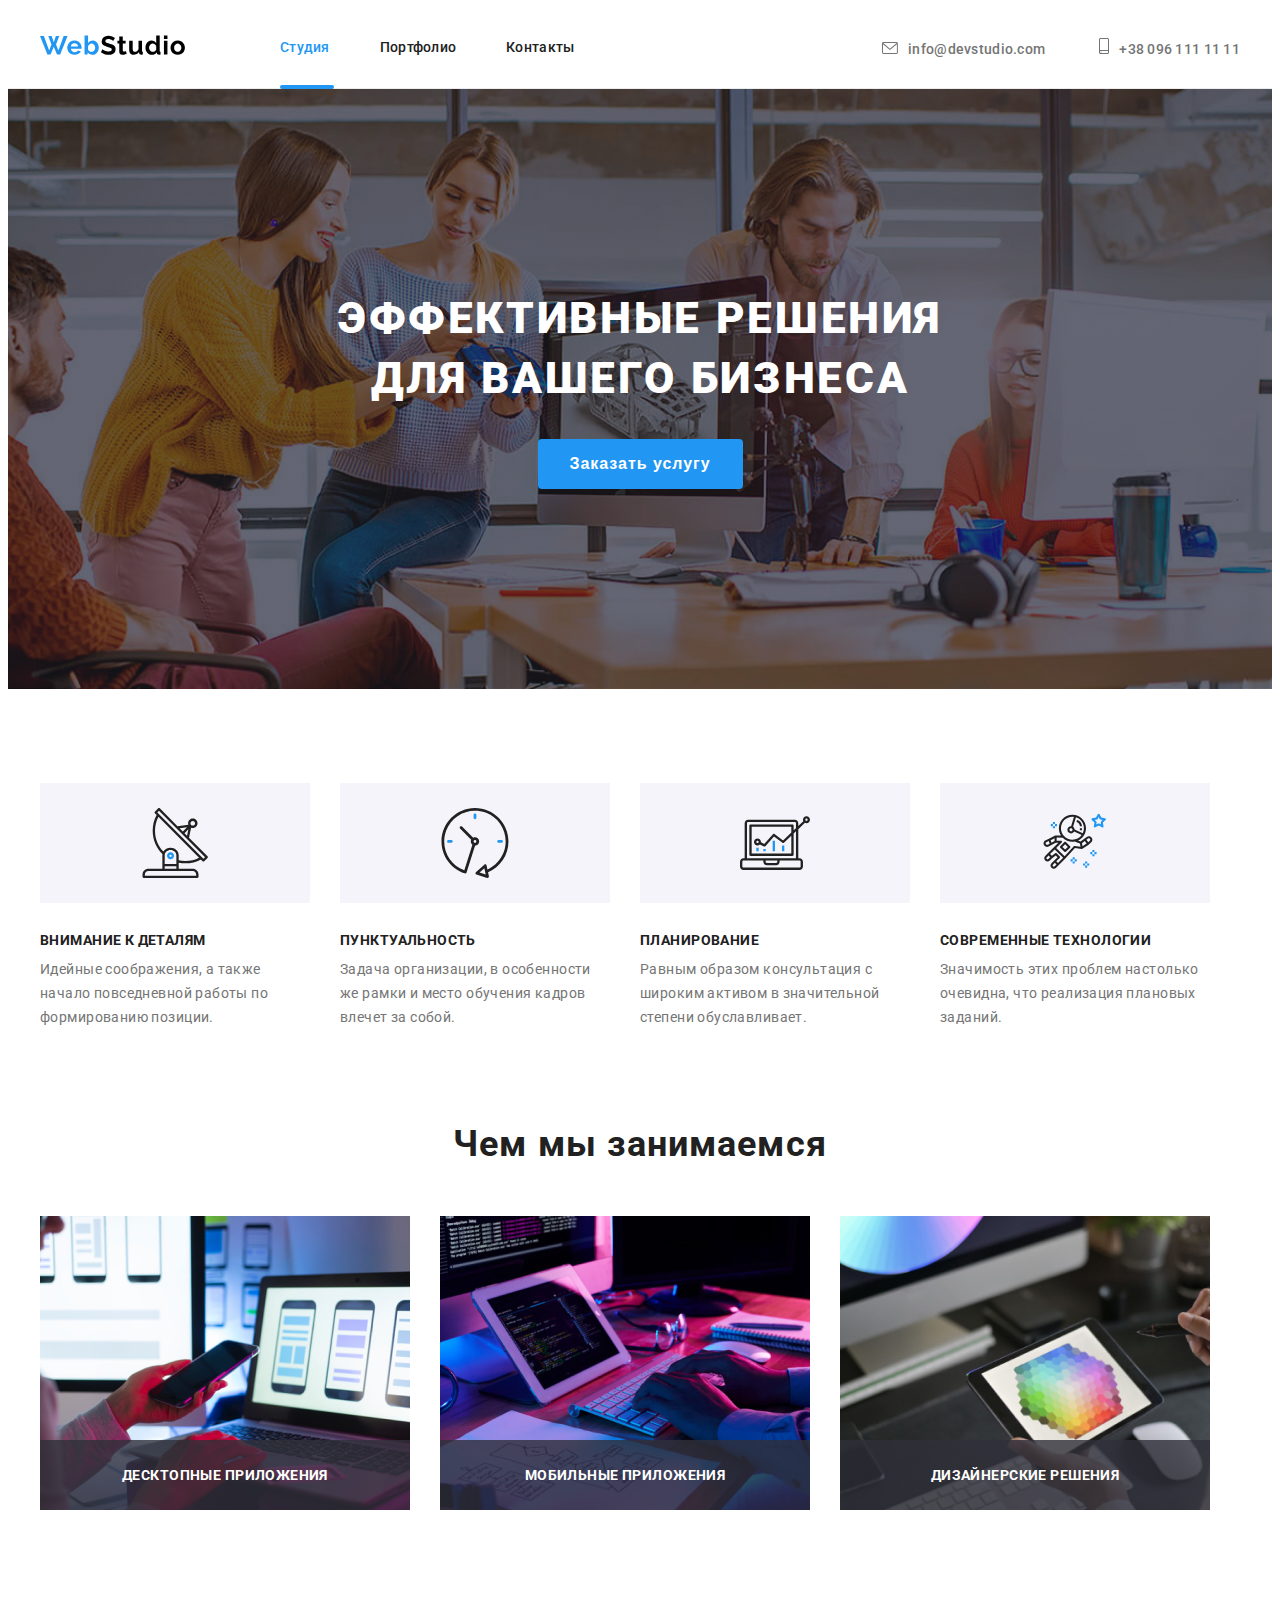
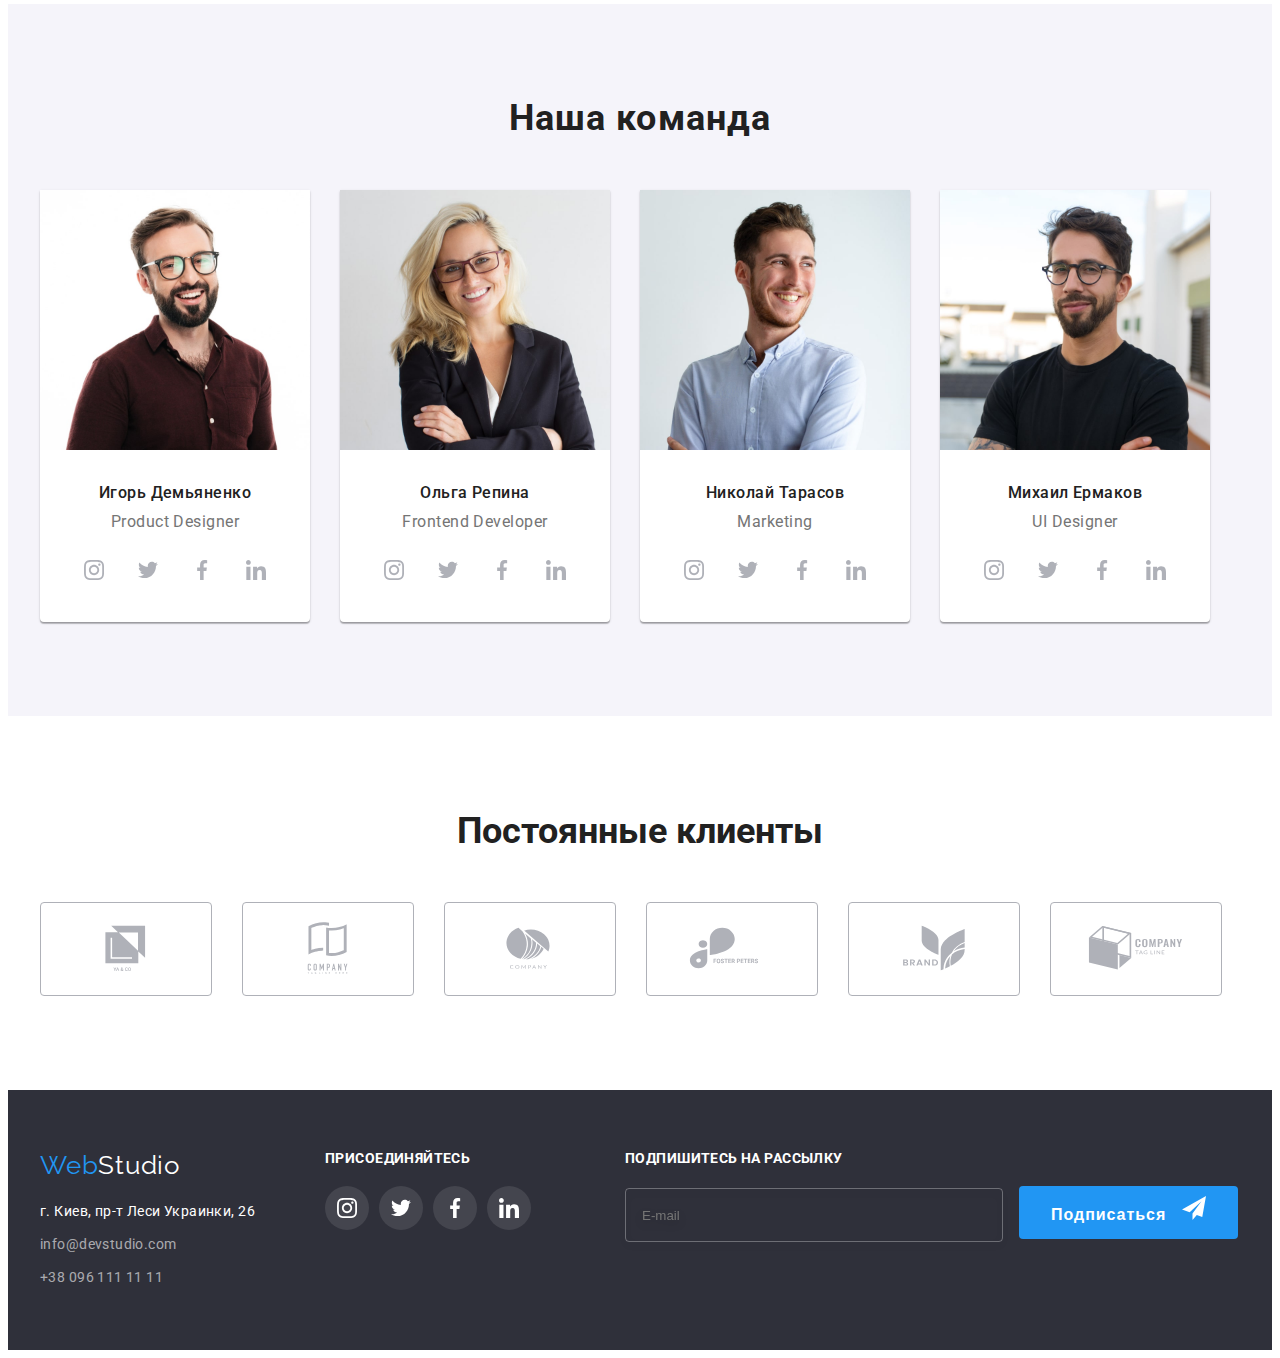
<file: index.html>
<!DOCTYPE html>
<html lang="ru">
  <head>
    <meta charset="UTF-8" />
    <meta http-equiv="X-UA-Compatible" content="IE=edge" />
    <meta name="viewport" content="width=device-width, initial-scale=1.0" />
    <title>Document</title>
    <link rel="preconnect" href="https://fonts.googleapis.com" />
  <link rel="preconnect" href="https://fonts.googleapis.com"> 
<link rel="preconnect" href="https://fonts.gstatic.com" crossorigin> 
<link href="https://fonts.googleapis.com/css2?family=Raleway:wght@700&family=Roboto:wght@400;500;700;900&display=swap" rel="stylesheet">
    <link
      rel="stylesheet"
      href="https://cdnjs.cloudflare.com/ajax/libs/modern-normalize/1.1.0/modern-normalize.min.css"
      integrity="sha512-wpPYUAdjBVSE4KJnH1VR1HeZfpl1ub8YT/NKx4PuQ5NmX2tKuGu6U/JRp5y+Y8XG2tV+wKQpNHVUX03MfMFn9Q=="
      crossorigin="anonymous"
      referrerpolicy="no-referrer"
    />
    <link rel="preconnect" href="https://fonts.gstatic.com" crossorigin />
    <link rel="stylesheet" href="./css/style.css" />
  </head>
  <body>
    <header class="header">
      <div class="container">
        <nav class="header-navigation">
          <a href="" class="header-logo"
            ><img
              src="./images/logo/header-logo.svg"
              alt="Логотип сайта"
              width="145"
              height="31"
          /></a>
          <ul class="header-list list">
            <li class="header-item">
              <a class="header-link  current link " href="./index.html">Студия</a>
            </li>

            <li class="header-item">
              <a class="header-link link" href="./portfolio.html">Портфолио</a>
            </li>

            <li class="header-item">
              <a class="header-link link" href="">Контакты</a>
            </li>
          </ul>
        </nav>
        <!-- Contacts -->
        <div class="header-contacts">
          <a class="contacts-link link" href="mailto:info@devstudio.com"
            >
            <svg class="contacts-icon" width="16" height="12">
              <use href="./images/symbol-defs.svg#icon-envelope"></use>
            </svg>info@devstudio.com</a>

          <a class="contacts-link link" href="tel:+380961111111"
            >
            <svg class="contacts-icon" width="10" height="16">
              <use href="./images/symbol-defs.svg#icon-smartphone"></use>
            </svg>+38 096 111 11 11 </a>  
        </div>
      </div>
    </header>
    <main>
      <section class="hero">
        <div class="container">
          <h1 class="hero-title">Эффективные решения <br> для вашего бизнеса</h1>
          <button class="header-btn btn" type="button" data-modal-open>Заказать услугу</button>
        </div>
      </section>
      <!-- About -->
      <section class="about-section">
        <div class="container">
          <ul class="about-list list">
            <li class="about-item">
              <div class="section-about-icon">
              <svg class="about-icon" width="70" height="70">
                  <use href="./images/symbol-defs.svg#icon-Group"></use>
              </svg></div>
              <p class="about-title-text">Внимание к деталям</p>
              <p class="about-text">
                Идейные соображения, а также начало повседневной работы по
                формированию позиции.
              </p>
            </li>
            <li class="about-item">
              <div class="section-about-icon">
               <svg class="about-icon" width="70" height="70">
                  <use href="./images/symbol-defs.svg#icon-clock"></use>
              </svg></div>
              <p class="about-title-text">Пунктуальность</p>
              <p class="about-text">
                Задача организации, в особенности же рамки и место обучения
                кадров влечет за собой.
              </p>
            </li>
            <li class="about-item">
              <div class="section-about-icon">
              <svg class="about-icon" width="70" height="70">
                  <use href="./images/symbol-defs.svg#icon-diagram"></use>
              </svg>
              </div>
              <p class="about-title-text">Планирование</p>
              <p class="about-text">
                Равным образом консультация с широким активом в значительной
                степени обуславливает.
              </p>
            </li>
            <li class="about-item">
              <div class="section-about-icon"><svg class="about-icon" width="70" height="70">
                  <use href="./images/symbol-defs.svg#icon-astronaut"></use>
              </svg></div>
              <p class="about-title-text">Современные технологии</p>
              <p class="about-text">
                Значимость этих проблем настолько очевидна, что реализация
                плановых заданий.
              </p>
            </li>
          </ul>
        </div>
      </section>
      <!-- Gallery -->
      <section class="gallery ">
        <div class="container">
          <h2 class="gallery-title">Чем мы занимаемся</h2>
          <ul class="gallery-list list">
            <li class="gallery-item">
              <img
                src="./images/galery/img.jpg"
                alt="Робочий стол с планшетом"
                width="370"
                height="294"
              />
              <h3 class="gallery-item-text">ДECКТОПНЫЕ ПРИЛОЖЕНИЯ</h3>
            </li>
            <li class="gallery-item">
              <img
                src="./images/galery/img-2.jpg"
                alt="Ноутбук"
                width="370"
                height="294"
              />
              <h3 class="gallery-item-text">МОБИЛЬНЫЕ ПРИЛОЖЕНИЯ</h3>
            </li>
            <li class="gallery-item">
              <img
                src="./images/galery/img-3.jpg"
                alt="Планшет"
                width="370"
                height="294"
              />
              <h3 class="gallery-item-text">ДИЗАЙНЕРСКИЕ РЕШЕНИЯ</h3>
            </li>
          </ul>
        </div>
      </section>
      <section>
        <!-- Teem -->
          <section class="teem-section">
            <div class="container">
          <h2 class="teem-title">Наша команда</h2>
          <ul class="teem-list list">
            <li class="teem-item">
          <img
           src="./images/people/img-min.jpg"
           alt="Игорь Демьяненко"
           width="270"
            height="260"/>
                    <div class="teem-box">
                      <h3 class="teem-name">Игорь Демьяненко</h3>
                      <p class="teem-text" lang="en">Product Designer</p>
                      <ul class="masters-socials list socials-list">
                        <li class="socials-item">
                          <a href="" class="socials-link link">
                            <svg class="socials-icon" width="20" height="20">
                              <use href="./images/symbol-defs.svg#icon-instagram"></use>
                            </svg>
                          </a>
                          </li>
                          <li class="socials-item">
                             <a href="" class="socials-link link">
                            <svg class="socials-icon" width="20" height="20">
                              <use href="./images/symbol-defs.svg#icon-twitter"></use>
                            </svg>
                          </a>
                          </li>
                           <li class="socials-item">
                             <a href="" class="socials-link link">
                            <svg class="socials-icon" width="20" height="20">
                              <use href="./images/symbol-defs.svg#icon-facebook"></use>
                            </svg>
                          </a>
                          </li>
                           <li class="socials-item">
                             <a href="" class="socials-link link">
                            <svg class="socials-icon" width="20" height="20">
                              <use href="./images/symbol-defs.svg#icon-linkedin"></use>
                            </svg>
                          </a>
                          </li>
                        
              </ul>
            </div>
            </li>

            <li class="teem-item">
              <img
                src="./images/people/img-2-min.jpg"
                alt="Ольга Репина"
                width="270"
                height="260"
              />
              <div class="teem-box">
              <h3 class="teem-name">Ольга Репина</h3>
              <p class="teem-text" lang="en">Frontend Developer</p>
                 <ul class="masters-socials list socials-list">
                        <li class="socials-item">
                          <a href="" class="socials-link link">
                            <svg class="socials-icon" width="20" height="20">
                              <use href="./images/symbol-defs.svg#icon-instagram"></use>
                            </svg>
                          </a>
                          </li>
                          <li class="socials-item">
                             <a href="" class="socials-link link">
                            <svg class="socials-icon" width="20" height="20">
                              <use href="./images/symbol-defs.svg#icon-twitter"></use>
                            </svg>
                          </a>
                          </li>
                           <li class="socials-item">
                             <a href="" class="socials-link link">
                            <svg class="socials-icon" width="20" height="20">
                              <use href="./images/symbol-defs.svg#icon-facebook"></use>
                            </svg>
                          </a>
                          </li>
                           <li class="socials-item">
                             <a href="" class="socials-link link">
                            <svg class="socials-icon" width="20" height="20">
                              <use href="./images/symbol-defs.svg#icon-linkedin"></use>
                            </svg>
                          </a>
                          </li>
                        
              </ul>
            </div>
            </li>

            <li class="teem-item">
              <img
                src="./images/people/img-3-min.jpg"
                alt="Николай Тарасов"
                width="270"
                height="260"
              />
              <div class="teem-box">
              <h3 class="teem-name">Николай Тарасов</h3>
              <p class="teem-text" lang="en">Marketing</p>
                 <ul class="masters-socials list socials-list">
                        <li class="socials-item">
                          <a href="" class="socials-link link">
                            <svg class="socials-icon" width="20" height="20">
                              <use href="./images/symbol-defs.svg#icon-instagram"></use>
                            </svg>
                          </a>
                          </li>
                          <li class="socials-item">
                             <a href="" class="socials-link link">
                            <svg class="socials-icon" width="20" height="20">
                              <use href="./images/symbol-defs.svg#icon-twitter"></use>
                            </svg>
                          </a>
                          </li>
                           <li class="socials-item">
                             <a href="" class="socials-link link">
                            <svg class="socials-icon" width="20" height="20">
                              <use href="./images/symbol-defs.svg#icon-facebook"></use>
                            </svg>
                          </a>
                          </li>
                           <li class="socials-item">
                             <a href="" class="socials-link link">
                            <svg class="socials-icon" width="20" height="20">
                              <use href="./images/symbol-defs.svg#icon-linkedin"></use>
                            </svg>
                          </a>
                          </li>
                        
              </ul>
            </div>
            </li>

            <li class="teem-item">
              <img
                src="./images/people/img-4-min.jpg"
                alt="Михаил Ермаков"
                width="270"
                height="260"
              />
              <div class="teem-box"><h3 class="teem-name">Михаил Ермаков</h3>
              <p class="teem-text" lang="en">UI Designer</p>
                 <ul class="masters-socials list socials-list">
                        <li class="socials-item">
                          <a href="" class="socials-link link">
                            <svg class="socials-icon" width="20" height="20">
                              <use href="./images/symbol-defs.svg#icon-instagram"></use>
                            </svg>
                          </a>
                          </li>
                          <li class="socials-item">
                             <a href="" class="socials-link link">
                            <svg class="socials-icon" width="20" height="20">
                              <use href="./images/symbol-defs.svg#icon-twitter"></use>
                            </svg>
                          </a>
                          </li>
                           <li class="socials-item">
                             <a href="" class="socials-link link">
                            <svg class="socials-icon" width="20" height="20">
                              <use href="./images/symbol-defs.svg#icon-facebook"></use>
                            </svg>
                          </a>
                          </li>
                           <li class="socials-item">
                             <a href="" class="socials-link link">
                            <svg class="socials-icon" width="20" height="20">
                              <use href="./images/symbol-defs.svg#icon-linkedin"></use>
                            </svg>
                          </a>
                          </li>
                        
              </ul>
            </div>
            </li>
          </ul>
        </div>
      </section>
     <!-- Clients -->
      <section class="clients">
        <div class="container">
        <h2 class="clients-title">Постоянные клиенты</h2>
        <div class="client-section">
          <ul class="clients-list list">
            <li class="clients-item">
              <a href="" class="clients-link link">
                 <svg class="clients-icon" width="106" height="60">
                    <use href="./images/symbol-defs.svg#icon-Logo"></use>
                 </svg>
              </a>
            
            </li>
        
            <li class="clients-item">
              <a href="" class="clients-link link">
                 <svg class="clients-icon" width="106" height="60">
                    <use href="./images/symbol-defs.svg#icon-Logo-2"></use>
                 </svg>
              </a>
            </li>
            <li class="clients-item">
               <a href="" class="clients-link link">
                 <svg class="clients-icon" width="106" height="60">
                    <use href="./images/symbol-defs.svg#icon-Logo-3"></use>
                 </svg>
              </a>
            </li>
            <li class="clients-item">
               <a href="" class="clients-link link">
                 <svg class="clients-icon" width="106" height="60">
                    <use href="./images/symbol-defs.svg#icon-Logo-4"></use>
                 </svg>
              </a>
            </li>
            <li class="clients-item">
               <a href="" class="clients-link link">
                 <svg class="clients-icon" width="106" height="60">
                    <use href="./images/symbol-defs.svg#icon-Logo5"></use>
                 </svg>
              </a>
            </li>
            </li>
            <li class="clients-item">
               <a href="" class="clients-link link">
                 <svg class="clients-icon" width="106" height="60">
                    <use href="./images/symbol-defs.svg#icon-Logo-6"></use>
                 </svg>
              </a>
            </li>
          </ul>
        </div>
      </div>
      </section>
    </main>
    <!-- Footer -->
    <footer class="footer">
      <div class="container-footer">
        <div class="address">
      <a class="footer-link-logo link" href="" target="" rel="" lang="en"
        >Web<span class="colortext">Studio</span></a
      >
      <address class="footer-adress">
        <ul class="footer-list list">
          <li class="footer-item">
            <a
              class="footer-item-adress link"
              href="https://goo.gl/maps/JRaVGLmh44VoRVas7"
              target="_blank"
              rel="noopener noreferrer"
              >г. Киев, пр-т Леси Украинки, 26</a
            >
          </li>
          <li class="footer-item">
            <a class="footer-contacts link" href="mailto:info@devstudio.com"
              >info@devstudio.com</a
            >
          </li>
          <li class="footer-item">
            <a class="footer-contacts link" href="tel:+380961111111"
              >+38 096 111 11 11</a
            >
          </li>
        </ul>
      </address>
      </div>
      <div class="footer-icon-list">
        <h2 class="footer-title">ПРИСОЕДИНЯЙТЕСЬ</h2>
        <ul class="footer-list-item list">
                        <li class="footer-item-icon">
                          <a href="" class="footer-icon-link link">
                            <svg class="footer-icon" width="20" height="20">
                              <use href="./images/symbol-defs.svg#icon-instagram"></use>
                            </svg>
                          </a>
                          </li>
                          <li class="footer-item-icon">
                             <a href="" class="footer-icon-link link">
                            <svg class="footer-icon" width="20" height="20">
                              <use href="./images/symbol-defs.svg#icon-twitter"></use>
                            </svg>
                          </a>
                          </li>
                           <li class="footer-item-icon">
                             <a href="" class="footer-icon-link link">
                            <svg class="footer-icon" width="20" height="20">
                              <use href="./images/symbol-defs.svg#icon-facebook"></use>
                            </svg>
                          </a>
                          </li>
                           <li class="footer-item-icon">
                             <a href="" class="footer-icon-link link">
                            <svg class="footer-icon" width="20" height="20">
                              <use href="./images/symbol-defs.svg#icon-linkedin"></use>
                            </svg>
                          </a>
                          </li>
        </ul>
    </div>
      <div class="mailing">
        <h2 class="footer-title">ПОДПИШИТЕСЬ НА РАССЫЛКУ</h2>
        <input type="text" id="input-footer-mail" class="input-footer-mail" placeholder="E-mail">
        <button class="footer-btn btn" type="button">Подписаться
          <svg class="footer-btn-icon" width="24" height="24">
              <use href="./images/symbol-defs.svg#icon-icon-send"></use>
          </svg>
        </button>
        
      </div>
      </div>
    </footer>
     <div class="backdrop is-hidden" data-modal>
      <div class="modal">
        <button type="button" class="btn-modal" data-modal-close>
        <svg class="open-icon" width="11" height="11">
         <use href="./images/symbol-defs.svg#icon-close"></use>
           </svg>
        </button>
        <form action="+" class="modal-form">
        <b class="modal-title">Оставьте свои данные, мы вам перезвоним</b>
        <div class="modal-form-field">
        <label for="input-name" class="modal-form-lable">Имя</label>
        <span class="input-wrap">
        <input type="text" id="input-name" class="modal-form-input">
        <svg class="modal-icon" width="18" height="18">
         <use href="./images/symbol-defs.svg#icon-person-modal"></use>
         </svg>
        </span>
      </div>
      <div class="modal-form-field">
        <label for="input-tel" class="modal-form-lable">Телефон</label>
        <span class="input-wrap">
        <input type="text" id="input-tel" class="modal-form-input">
        <svg class="modal-icon" width="18" height="18">
         <use href="./images/symbol-defs.svg#icon-phone-modal"></use>
         </svg>
         </span>
      </div>
      <div class="modal-form-field">
        <label for="input-mail" class="modal-form-lable">Почта</label>
        <span class="input-wrap">
        <input type="text" id="input-mail" class="modal-form-input">
      <svg class="modal-icon" width="18" height="18">
         <use href="./images/symbol-defs.svg#icon-email-modal"></use>
         </svg>
        </span>
      </div>
      <div class="modal-form-field">
         <label for="input-comment" class="modal-form-lable">Коментарий</label>
        <textarea name="modal-comment" id="comment" placeholder="Введите текст" class="modal-comment"></textarea>
      </div>
      <div class="modal-form-text">
        <input type="checkbox" id="check"  class="visually-hidden checkbox" name="policy">
        <label for="check" class="check-lable"><span class="ceckbox-text">Соглашаюсь с рассылкой и принимаю <a href="" class="modal-form-link">Условия договора </a> </span></label>
      </div>
      <button class="form-btn btn" type="button">Отправить</button>
      </form>
    </div>
 <script src="./js/modal.js"></script>
  </body>
</html>
</file>
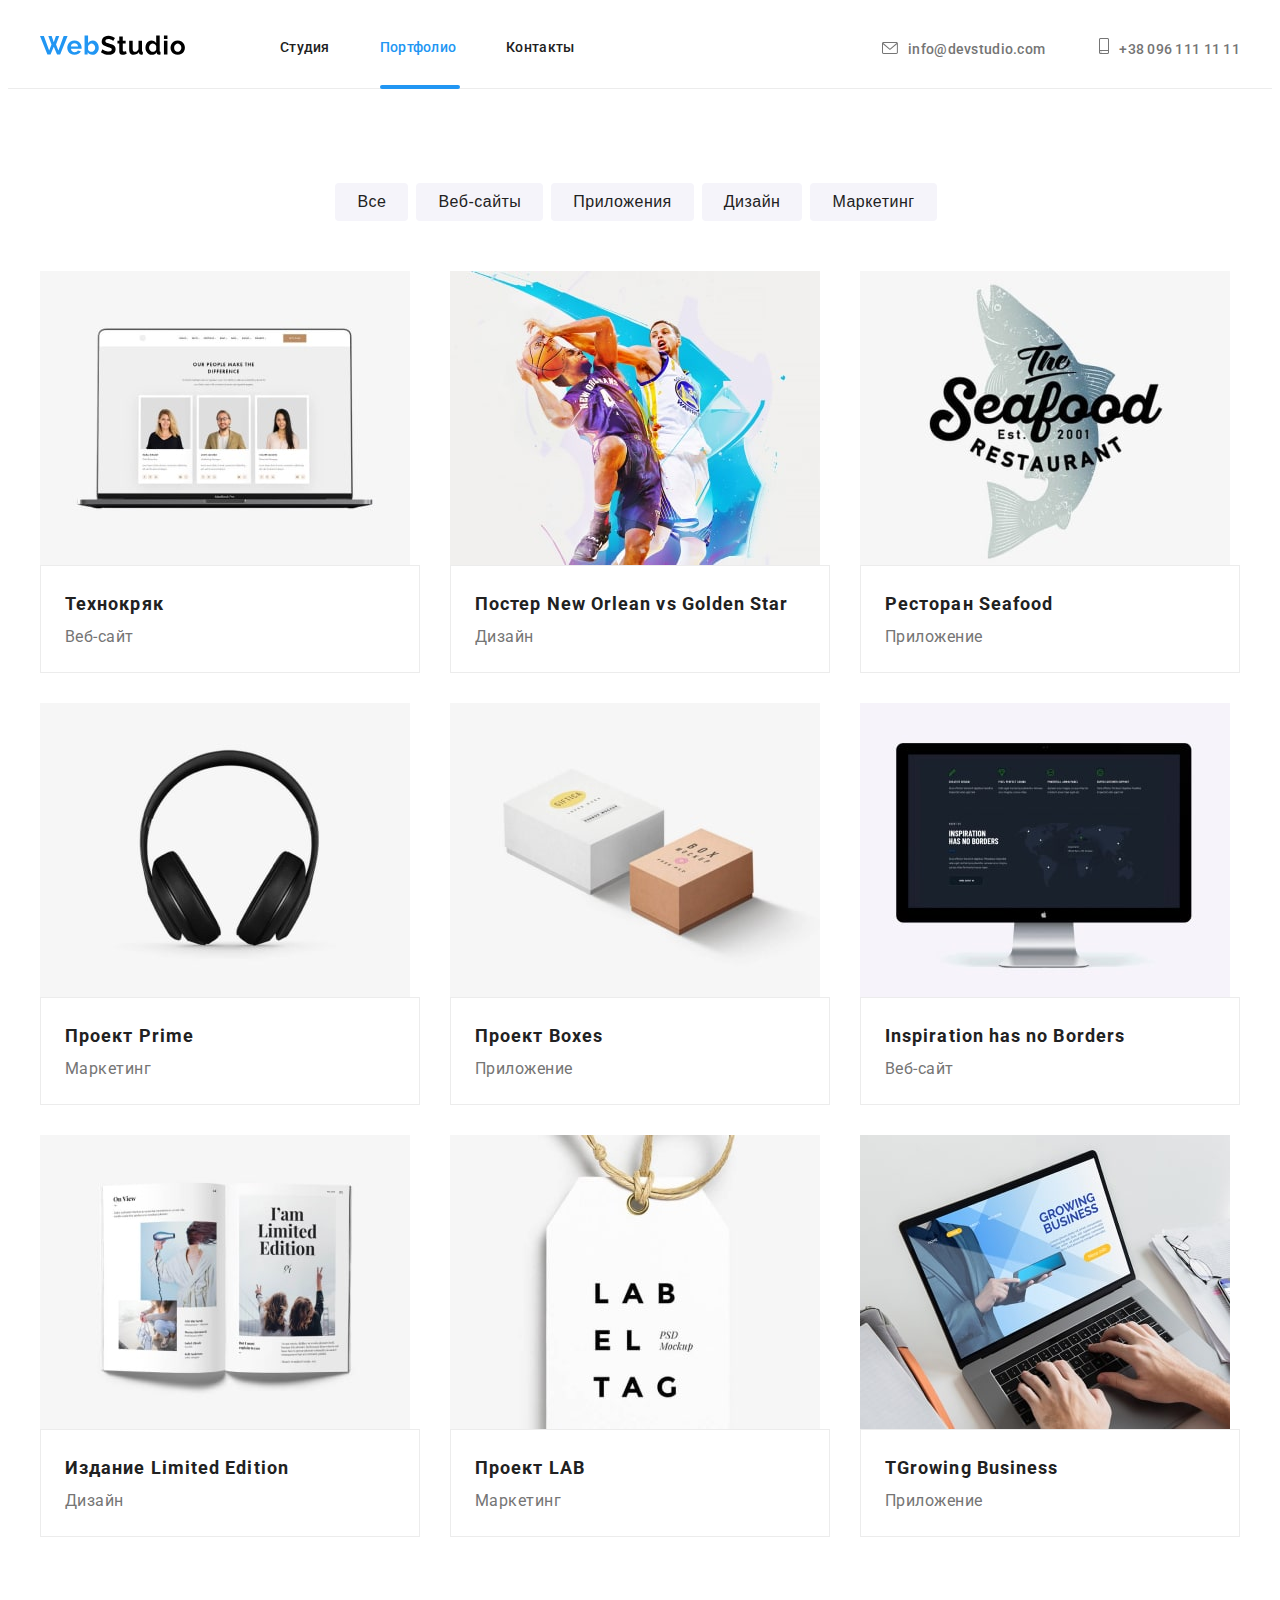
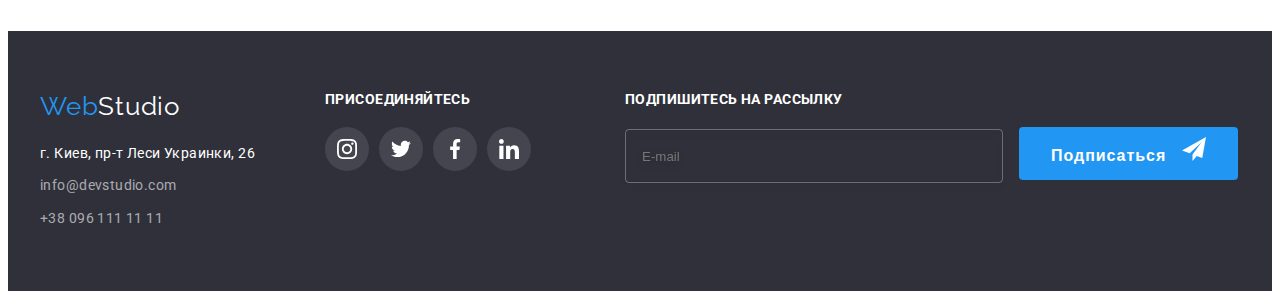
<file: portfolio.html>
<!DOCTYPE html>
<html lang="ru">
  <head>
    <meta charset="UTF-8" />
    <meta http-equiv="X-UA-Compatible" content="IE=edge" />
    <meta name="viewport" content="width=device-width, initial-scale=1.0" />
    <title>Document</title>
    <link rel="preconnect" href="https://fonts.googleapis.com" />
    <link rel="preconnect" href="https://fonts.gstatic.com" crossorigin />
     <link
      rel="stylesheet"
      href="https://cdnjs.cloudflare.com/ajax/libs/modern-normalize/1.1.0/modern-normalize.min.css"
      integrity="sha512-wpPYUAdjBVSE4KJnH1VR1HeZfpl1ub8YT/NKx4PuQ5NmX2tKuGu6U/JRp5y+Y8XG2tV+wKQpNHVUX03MfMFn9Q=="
      crossorigin="anonymous"
      referrerpolicy="no-referrer"
    />
   <link rel="preconnect" href="https://fonts.googleapis.com"> 
<link rel="preconnect" href="https://fonts.gstatic.com" crossorigin> 
<link href="https://fonts.googleapis.com/css2?family=Raleway:wght@700&family=Roboto:wght@400;500;700;900&display=swap" rel="stylesheet">
    <link rel="preconnect" href="https://fonts.gstatic.com" crossorigin />
    <link rel="stylesheet" href="./css/style.css" />
  </head>
  <body>
        <header class="header">
      <div class="container">
        <nav class="header-navigation">
          <a href="" class="header-logo"
            ><img
              src="./images/logo/header-logo.svg"
              alt="Логотип сайта"
              width="145"
              height="31"
          /></a>
          <ul class="header-list list">
            <li class="header-item">
              <a class="header-link link" href="./index.html">Студия</a>
            </li>

            <li class="header-item">
              <a class="header-link current link" href="./portfolio.html">Портфолио</a>
            </li>

            <li class="header-item">
              <a class="header-link link" href="">Контакты</a>
            </li>
          </ul>
        </nav>
        <!-- Contacts -->
         <div class="header-contacts">
          <a class="contacts-link link" href="mailto:info@devstudio.com"
            >
            <svg class="contacts-icon" width="16" height="12">
              <use href="./images/symbol-defs.svg#icon-envelope"></use>
            </svg>info@devstudio.com</a>

          <a class="contacts-link link" href="tel:+380961111111"
            >
            <svg class="contacts-icon" width="10" height="16">
              <use href="./images/symbol-defs.svg#icon-smartphone"></use>
            </svg>+38 096 111 11 11 </a>  
        </div>
      </div>
    </header>
  </body>
</html>
<main>
  <!--  Menu -->
  <section class="menu">
    <div class="container">
    <ul class="menu-list list">
      <li class="menu-item">
        <button type="button" class="menu-button">Все</button></li>
      <li class="menu-item">
        <button type="button" class="menu-button">Веб-сайты</button>
      </li>
      <li class="menu-item">
        <button type="button" class="menu-button">Приложения</button>
      </li>
      <li class="menu-item">
        <button type="button" class="menu-button">Дизайн</button>
      </li>
      <li class="menu-item">
        <button type="button" class="menu-button">Маркетинг</button>
      </li>
    </ul>
  <!-- Portfolio -->
    <h1  class="visually-hidden" ">Портфолио</h1>
   <ul class="portfolio-list list">
    
    <li class="portfolio-item">
    <div class="portfolio-overlay">
      <img class="img" src="./images/portfolio/img-min.jpg" alt="Ноутбук" width="370px" height="294px">
      <p class="portfolio-item-text">Технокряк это современная площадка распространения коронавируса. 
        Компании используют эту платформу для цифрового шпионажа и атак на защищённые сервера конкурентов.</p>
    </div>
    <div class="title-text">
    <h2 class="menu-title">Технокряк</h2>
    <p class="menu-text">Веб-сайт</p></div>
    </li>
    
    <li class="portfolio-item">
    <div class="portfolio-overlay">
      <img class="img" src="./images/portfolio/img-2-min.jpg" alt="два баскетболиста" width="370px" height="294px">
      <p class="portfolio-item-text">Lorem ipsum dolor sit amet consectetur adipisicing elit. Voluptate quos sint, facere esse hic aperiam beatae itaque voluptatum iusto obcaecati.</p>
    </div>
    <div class="title-text">
    <h2 class="menu-title">Постер <span lang="en">New Orlean vs Golden Star</span></h2>
    <p class="menu-text">Дизайн</p></div>
    </li>
    
    <li class="portfolio-item">
    <div class="portfolio-overlay">
      <img class="img" src="./images/portfolio/img-3-min.jpg" alt="логотип ресторана" width="370px" height="294px">
      <p class="portfolio-item-text">Lorem ipsum dolor sit amet consectetur adipisicing elit. Dolorem doloribus culpa natus dignissimos repellat laborum sit nihil, iure sapiente iusto? Perspiciatis iusto facilis et amet vel incidunt voluptas eum alias quas veniam repudiandae corrupti, at sint, repellendus natus iste eligendi.</p>
    </div>
    <div class="title-text">
    <h2 class="menu-title">Ресторан <span lang="en">Seafood </span> </h2>
    <p class="menu-text">Приложение</p></div>
    </li>
    
    <li class="portfolio-item">
    <div class="portfolio-overlay">
      <img class="img" src="./images/portfolio/img-4-min.jpg" alt="наушники" width="370px" height="294px">
      <p class="portfolio-item-text">Lorem ipsum dolor sit amet consectetur adipisicing elit. Assumenda dolor cum sit totam, quisquam aliquam porro quidem quis aperiam beatae fugiat dolorem distinctio rerum ad quasi consequuntur ex minima voluptate?</p>
    </div>
    <div class="title-text">
    <h2 class="menu-title">Проект <span lang="en">Prime</span></h2>
    <p class="menu-text">Маркетинг</p></div>
    </li>
   
    <li class="portfolio-item">
    <div class="portfolio-overlay">
      <img class="img" src="./images/portfolio/img-5-min.jpg" alt="коробки" width="370px" height="294px">
      <p class="portfolio-item-text">Lorem ipsum dolor sit amet consectetur, adipisicing elit. Porro enim mollitia maiores recusandae quos doloremque, debitis beatae error aliquid quia, earum ipsa?</p>
    </div>
    <div class="title-text">
    <h2 class="menu-title">Проект <span lang="en"> Boxes</span></h2>
    <p class="menu-text">Приложение</p></div>
    </li>
    
    <li class="portfolio-item">
    <div class="portfolio-overlay">
      <img class="img" src="./images/portfolio/img-6-min.jpg" alt="компютер" width="370px" height="294px">
      <p class="portfolio-item-text">Lorem ipsum dolor sit, amet consectetur adipisicing elit. Eaque magnam beatae asperiores nulla dicta rerum sunt enim distinctio, maxime architecto minima, dolorem deserunt pariatur placeat molestiae dignissimos atque ratione velit.</p>
    </div>
    <div class="title-text">
    <h2 class="menu-title" lang="en">Inspiration has no Borders</h2>
    <p class="menu-text">Веб-сайт</p></div>
    </li>

    <li class="portfolio-item">
     <div class="portfolio-overlay">
      <img class="img" src="./images/portfolio/img-7-min.jpg" alt="открытый журнал" width="370px" height="294px">
      <p class="portfolio-item-text">Lorem ipsum dolor sit amet consectetur, adipisicing elit. Doloremque illum dolorum error delectus molestias consectetur?</p>
    </div>
    <div class="title-text">
    <h2 class="menu-title">Издание  <span lang="en">Limited Edition</span></h2>
    <p class="menu-text">Дизайн</p></div>
    </li>

    <li class="portfolio-item">
    <div class="portfolio-overlay">
      <img class="img" src="./images/portfolio/8-min.jpg" alt="бирка" width="370px" height="294px">
      <p class="portfolio-item-text">Lorem ipsum dolor sit amet consectetur adipisicing elit. Ad tenetur ex dicta rem voluptatibus inventore unde illum dolores dolorum. Fugiat, consectetur maiores!</p>
    </div>
    <div class="title-text">
    <h2 class="menu-title">Проект LAB</h2>
    <p class="menu-text">Маркетинг</p></div>
    </li>

    <li class="portfolio-item">
    <div class="portfolio-overlay">
      <img class="img" src="./images/portfolio/9-min.jpg" alt="ноутбук" width="370px" height="294px">
      <p class="portfolio-item-text">Lorem ipsum dolor sit amet consectetur adipisicing elit. Doloremque id cum distinctio nemo, aperiam laudantium veritatis ad.</p>
    </div> 
    <div class="title-text">
    <h2 class="menu-title" lang="en">ТGrowing Business</h2>
    <p class="menu-text">Приложение</p></div>
    </li>
    </div>
  </section>
</main>
<!-- FOOTER -->
     <footer class="footer">
      <div class="container-footer">
        <div class="address">
      <a class="footer-link-logo link" href="" target="" rel="" lang="en"
        >Web<span class="colortext">Studio</span></a
      >
      <address class="footer-adress">
        <ul class="footer-list list">
          <li class="footer-item">
            <a
              class="footer-item-adress link"
              href="https://goo.gl/maps/JRaVGLmh44VoRVas7"
              target="_blank"
              rel="noopener noreferrer"
              >г. Киев, пр-т Леси Украинки, 26</a
            >
          </li>
          <li class="footer-item">
            <a class="footer-contacts link" href="mailto:info@devstudio.com"
              >info@devstudio.com</a
            >
          </li>
          <li class="footer-item">
            <a class="footer-contacts link" href="tel:+380961111111"
              >+38 096 111 11 11</a
            >
          </li>
        </ul>
      </address>
      </div>
      <div class="footer-icon-list">
        <h2 class="footer-title">ПРИСОЕДИНЯЙТЕСЬ</h2>
        <ul class="footer-list-item list">
                        <li class="footer-item-icon">
                          <a href="" class="footer-icon-link link">
                            <svg class="footer-icon" width="20" height="20">
                              <use href="./images/symbol-defs.svg#icon-instagram"></use>
                            </svg>
                          </a>
                          </li>
                          <li class="footer-item-icon">
                             <a href="" class="footer-icon-link link">
                            <svg class="footer-icon" width="20" height="20">
                              <use href="./images/symbol-defs.svg#icon-twitter"></use>
                            </svg>
                          </a>
                          </li>
                           <li class="footer-item-icon">
                             <a href="" class="footer-icon-link link">
                            <svg class="footer-icon" width="20" height="20">
                              <use href="./images/symbol-defs.svg#icon-facebook"></use>
                            </svg>
                          </a>
                          </li>
                           <li class="footer-item-icon">
                             <a href="" class="footer-icon-link link">
                            <svg class="footer-icon" width="20" height="20">
                              <use href="./images/symbol-defs.svg#icon-linkedin"></use>
                            </svg>
                          </a>
                          </li>
        </ul>
    </div>
      <div class="mailing">
        <h2 class="footer-title">ПОДПИШИТЕСЬ НА РАССЫЛКУ</h2>
        <input type="text" id="input-footer-mail" class="input-footer-mail" placeholder="E-mail">
        <button class="footer-btn btn" type="button">Подписаться
          <svg class="footer-btn-icon" width="24" height="24">
              <use href="./images/symbol-defs.svg#icon-icon-send"></use>
          </svg>
        </button>
        
      </div>
      </div>
    </footer>
  <script src="./js/modal.js"></script>
  </body>
</html>
</file>
<file: css/style.css>
:root {
  --main-title-color: #212121;
  --secondary-title-colot: #ffffff;
  --main-text-color: #757575;
  --accent-color: #2196f3;
  --icon-colour: #afb1b8;
}

body {
  font-family: "Roboto", sans-serif;
}

p,
h1,
h2,
h3,
h4,
h5,
h6 {
  margin-top: 0;
  margin-bottom: 0;
}

ul {
  margin-top: 0;
  margin-bottom: 0;
  padding-left: 0;
}

.container {
  width: 1200px;
  padding-left: 15px;
  padding-right: 15px;
  margin: 0 auto;
}

.list {
  list-style: none;
}

.link {
  text-decoration: none;
}

.hero {
  padding: 200px 0px;
  text-align: center;
  background-color: #2f303a;
  margin: auto;
  background-image: linear-gradient(
      rgba(47, 48, 58, 0.4),
      rgba(47, 48, 58, 0.4)
    ),
    url(../images/hero/hero.jpg);
  background-repeat: no-repeat;
  background-position: center;
  background-size: cover;
}

.section {
  padding-top: 94px;
  padding-bottom: 94px;
}

.footer {
  padding: 60px 0;
  background-color: #2f303a;
}

/* ----------------- HEADER ----------- */

.header {
  border-bottom: 1px solid #ececec;
}

.header-logo {
  margin-right: 95px;
}

.header-list {
  display: flex;
}

.header-list .current {
  color: var(--accent-color);
}

.header-navigation {
  display: flex;
  align-items: center;
}

.header .container {
  display: flex;
  align-items: center;
}

.header-item:not(:last-child) {
  margin-right: 50px;
}

.header-link {
  display: inline-block;
  font-weight: 500;
  font-size: 14px;
  line-height: 1.14;
  letter-spacing: 0.02em;
  color: #212121;
  padding-top: 32px;
  padding-bottom: 32px;
  transition: color 250ms linear;
}

.header-link:hover,
.header-link:focus {
  color: var(--accent-color);
}

.header-item {
  position: relative;
}

.header-item .current::after {
  content: "";
  display: flex;
  justify-content: center;
  position: absolute;
  width: 100%;
  bottom: calc(0% - 1px);
  left: 0;
  border: 2px solid;
  border-radius: 2px;
}
.header-contacts {
  margin-left: auto;
  fill: var(--main-text-color);
}

.contacts-link {
  font-weight: 500;
  font-size: 14px;
  line-height: 1.14;
  letter-spacing: 0.02em;
  color: #757575;
  padding-top: 32px;
  padding-bottom: 32px;
  transition: color 250ms linear;
}
.contacts-link:hover,
.contacts-link:focus {
  color: var(--accent-color);
}

.contacts-link:hover .contacts-icon,
.contacts-link:focus .contacts-icon {
  fill: var(--accent-color);
}
.contacts-link:not(:last-child) {
  margin-right: 50px;
}

.contacts-icon {
  margin-right: 10px;
  color: currentColor;
  transition: fill 250ms linear;
}

/* ----------HERO---------------- */

.btn {
  font-weight: bold;
  font-size: 16px;
  line-height: 1.87;
  letter-spacing: 0.06em;
  background-color: #2196f3;
  color: #ffffff;
  border-radius: 4px;
  padding: 10px 32px 10px 32px;
  border: none;
}

.header-btn:hover,
.header-btn:focus {
  box-shadow: 0px 4px 4px rgba(0, 0, 0, 0.15);
}

.hero-title {
  font-weight: 900;
  font-size: 44px;
  line-height: 1.36;
  text-align: center;
  letter-spacing: 0.06em;
  text-transform: uppercase;
  color: var(--secondary-title-colot);
  margin-bottom: 30px;
}
/* ----------ABOUT--------------- */

.about-section {
  padding-top: 94px;
  padding-bottom: 94px;
}

.section-about-icon {
  width: 100%;
  height: 120px;
  background-color: #f5f4fa;
  margin-bottom: 30px;
  display: flex;
  align-items: center;
  justify-content: center;
}

.about-title-text {
  font-weight: bold;
  font-size: 14px;
  line-height: 1.14;
  letter-spacing: 0.03em;
  text-transform: uppercase;
  color: var(--main-title-color);
  margin-bottom: 10px;
}
.about-text {
  font-weight: normal;
  font-size: 14px;
  line-height: 1.71;
  letter-spacing: 0.03em;
  color: var(--main-text-color);
}

.about-item {
  flex-basis: auto;
  margin-right: 30px;
  width: 270px;
}

.about-item:last-child {
  margin-right: 0px;
}

.about-list {
  display: flex;
}
/* ----------GALLERY------------ */

.gallery {
  padding-bottom: 94px;
}
.gallery-title,
.teem-title {
  font-weight: bold;
  font-size: 36px;
  line-height: 1.16;
  text-align: center;
  letter-spacing: 0.03em;
  color: var(--main-title-color);
  margin-bottom: 50px;
}

.gallery-list {
  display: flex;
}

.gallery-item {
  display: inline-flex;
  margin-right: 30px;
  position: relative;
}

.gallery-item-text {
  color: #fff;
  position: absolute;
  display: flex;
  justify-content: center;
  align-items: center;
  bottom: 0;
  width: 370px;
  height: 70px;
  font-size: 14px;
  text-align: center;
  letter-spacing: 0.03em;
  background: rgba(47, 48, 58, 0.8);
}
/* ---------  TEEM---------------- */
.teem-name {
  font-weight: 500;
  font-size: 16px;
  line-height: 1.18;
  text-align: center;
  letter-spacing: 0.03em;
  color: var(--main-title-color);
  margin-bottom: 10px;
}
.teem-text {
  font-weight: normal;
  font-size: 16px;
  line-height: 1.18;
  text-align: center;
  letter-spacing: 0.03em;
  color: var(--main-text-color);
  margin-bottom: 16px;
}
.teem-list {
  display: flex;
}

.teem-item {
  margin-right: 30px;
  background-color: #fff;
  box-shadow: 0px 1px 3px rgba(0, 0, 0, 0.12), 0px 1px 1px rgba(0, 0, 0, 0.14),
    0px 2px 1px rgba(0, 0, 0, 0.2);
  border-radius: 0px 0px 4px 4px;
}

.teem-section {
  padding-bottom: 94px;
  padding-top: 94px;
  background-color: #f5f4fa;
}

.teem-box {
  padding: 30px 0 30px 0;
}

.socials-link {
  width: 44px;
  height: 44px;
  display: flex;
  align-items: center;
  justify-content: center;
  border-radius: 50%;
  background-color: #ffffff;
  transition: background-color 250ms linear;
}
.socials-icon {
  fill: var(--icon-colour);
  transition: fill 250ms linear;
}
.socials-link:hover .socials-icon,
.socials-link:focus .socials-icon {
  fill: #ffffff;
}

.socials-link:hover,
.socials-link:focus {
  background-color: var(--accent-color);
}

.socials-list {
  display: flex;
  justify-content: center;
}

.socials-item:not(:last-child) {
  margin-right: 10px;
}

/* ----------FOOTEER------- */
.container-footer {
  display: flex;
  box-sizing: content-box;
  width: 1200px;
  padding-left: 15px;
  padding-right: 15px;
  margin: 0 auto;
}

.address {
  margin-right: 70px;
}
.footer-icon-list {
  margin-right: 94px;
}

.footer-icon {
  fill: white;
}

.socials-link {
  width: 44px;
  height: 44px;
  display: flex;
  align-items: center;
  justify-content: center;
  border-radius: 50%;
  background-color: #ffffff;
}

.footer-title {
  font-family: Roboto;
  font-style: normal;
  font-weight: bold;
  font-size: 14px;
  line-height: 16px;
  letter-spacing: 0.03em;
  color: var(--secondary-title-colot);
  margin-bottom: 20px;
}

.footer-icon-link {
  width: 44px;
  height: 44px;
  display: flex;
  align-items: center;
  justify-content: center;
  border-radius: 50%;
  background: rgba(255, 255, 255, 0.1);
  transition: background-color 250ms linear;
}

.footer-icon-link:hover,
.footer-icon-link:focus {
  background-color: var(--accent-color);
}
.footer-link-logo {
  display: inline-block;
  font-family: Raleway;
  font-style: normal;
  font-size: 26px;
  line-height: 1.19;
  letter-spacing: 0.03em;
  color: var(--accent-color);
  margin-bottom: 20px;
}

.footer-list-item {
  display: flex;
  justify-content: center;
}

.colortext {
  color: #ffffff;
}
.footer-item-adress {
  font-style: normal;
  font-size: 14px;
  line-height: 1.71;
  letter-spacing: 0.03em;
  color: #ffffff;
}
.footer-contacts {
  font-family: Roboto;
  font-style: normal;
  font-weight: normal;
  font-size: 14px;
  line-height: 1.71;
  letter-spacing: 0.03em;
  color: rgba(255, 255, 255, 0.6);
}
.footer-container {
  position: absolute;
  width: 1600px;
  height: 252px;
}

.footer-item {
  margin-bottom: 9px;
}

.footer-item:last-child {
  margin-bottom: 0px;
}

.footer-item-icon:not(:last-child) {
  margin-right: 10px;
}

.footer-btn-icon {
  margin-left: 10px;
}

/* Clients */
.clients-title {
  font-family: Roboto;
  font-style: normal;
  font-weight: bold;
  font-size: 36px;
  line-height: 42px;
  text-align: center;
  color: var(--main-title-color);
  margin-bottom: 50px;
}

.clients {
  padding-bottom: 94px;
  padding-top: 94px;
}

.clients-list {
  display: flex;
  flex-wrap: wrap;
}

.clients-item:not(:last-child) {
  margin-right: 30px;
}

.clients-link {
  display: flex;
  justify-content: center;
  align-items: center;
  width: 170px;
  height: 92px;
  border: 1px solid #afb1b8;
  border-radius: 4px;
  transition: border 250ms linear;
}

.clients-link:hover .clients-icon,
.clients-link:focus .clients-icon {
  fill: var(--accent-color);
}

.clients-link:hover,
.clients-link:focus {
  border: 1px solid var(--accent-color);
}
.clients-icon {
  fill: var(--icon-colour);
  transition: fill 250ms linear;
}

.input-footer-mail {
  width: 358px;
  height: 50px;
  left: 815px;
  top: 2787px;
  border: 1px solid rgba(255, 255, 255, 0.3);
  filter: drop-shadow(0px 4px 4px rgba(0, 0, 0, 0.15));
  border-radius: 4px;
  background-color: inherit;
  padding-left: 16px;
  color: var(--secondary-title-colot);
  margin-right: 12px;
}

/* ---------------PORTFOLIO---------- */
/* --- MENU ---- */

.menu-button:focus,
.menu-button:hover {
  background-color: var(--accent-color);
  color: #ffffff;
  box-shadow: 0px 3px 1px rgba(0, 0, 0, 0.1), 0px 1px 2px rgba(0, 0, 0, 0.08),
    0px 2px 2px rgba(0, 0, 0, 0.12);
}

.menu-button {
  font-weight: 500;
  font-size: 16px;
  line-height: 1.62;
  text-align: center;
  letter-spacing: 0.03em;
  color: #212121;
  background: #f5f4fa;
  border: none;
  border-radius: 4px;
  transition: background-color 250ms linear;
}

/* --- Portfolio --- */

.portfolio-list {
  margin-right: -30px;
  margin-bottom: -30px;
  display: flex;
  flex-wrap: wrap;
}

.portfolio-item {
  flex-basis: calc((100% - 90px) / 3);
  margin-right: 30px;
  margin-bottom: 30px;
  box-sizing: border-box;
  transition: box-shadow 250ms linear;
}

.portfolio-item:focus,
.portfolio-item:hover {
  box-shadow: 0px 1px 1px rgba(0, 0, 0, 0.12), 0px 4px 4px rgba(0, 0, 0, 0.06),
    1px 4px 6px rgba(0, 0, 0, 0.16);
}

.portfolio-item-text {
  color: #fff;
  position: absolute;
  top: 0;
  left: 0;
  height: 100%;
  line-height: 28px;
  background-color: rgba(33, 150, 243, 0.9);
  padding: 63px 24px 63px 24px;
  overflow: auto;
  transform: translateY(100%);
  transition: transform 250ms linear;
}

.portfolio-item:hover .portfolio-item-text {
  transform: translateY(0%);
}

.portfolio-overlay {
  position: relative;
  overflow: hidden;
}

.title-text {
  padding: 20px 24px 20px 24px;
  border: 1px solid #ececec;
}

.visually-hidden {
  position: absolute;
  white-space: nowrap;
  width: 1px;
  height: 1px;
  overflow: hidden;
  border: 0;
  padding: 0;
  clip: rect(0 0 0 0);
  clip-path: inset(50%);
  margin: -1px;
}

.menu {
  padding-top: 94px;
  padding-bottom: 94px;
}
.menu-list {
  display: flex;
  justify-content: center;
  margin-bottom: 50px;
}

.menu-item {
  margin-right: 8px;
}

.menu-title {
  font-weight: bold;
  font-size: 18px;
  line-height: 2;
  letter-spacing: 0.06em;
  color: var(--main-title-color);
}
.menu-text {
  font-weight: normal;
  font-size: 16px;
  line-height: 1.87;
  letter-spacing: 0.03em;
  color: var(--main-text-color);
}
.menu-button {
  /* border-radius: 5px; */
  padding: 6px 22px 6px 22px;
}
.img {
  display: block;
}

/* ----------------- */
.backdrop {
  position: fixed;
  height: 100vh;
  width: 100vw;
  background: rgba(0, 0, 0, 0.2);
  top: 0;
  transition: transform 250ms linear;
}
.modal {
  position: absolute;
  width: 528px;
  min-height: 581px;
  background-color: #fff;
  box-shadow: 0px 1px 3px rgba(0, 0, 0, 0.12), 0px 1px 1px rgba(0, 0, 0, 0.14),
    0px 2px 1px rgba(0, 0, 0, 0.2);
  border-radius: 4px;
  left: 50%;
  top: 50%;
  transform: translate(-50%, -50%);
  padding: 40px;
}

.btn-modal {
  width: 30px;
  height: 30px;
  display: flex;
  justify-content: center;
  align-items: center;
  background: #ffffff;
  border: 1px solid rgba(0, 0, 0, 0.1);
  border-radius: 50px;
  box-sizing: border-box;
  position: absolute;
  right: 5px;
  top: 5px;
}
.open-icon {
  fill: #212121;
}

.open-icon:hover,
.open-icon:focus {
  fill: var(--accent-color);
}

.btn-modal:hover,
.btn-modal:focus {
  fill: var(--accent-color);
  color: var(--accent-color);
}

.is-hidden {
  opacity: 0;
  visibility: hidden;
  pointer-events: none;
}

.modal-title {
  margin-bottom: 12px;
  font-style: normal;
  font-weight: bold;
  font-size: 20px;
  text-align: center;
  display: block;
  color: var(--main-title-color);
}

.modal-form-field {
  margin-bottom: 10px;
}

.modal-form-lable {
  font-size: 12px;
  line-height: 14px;
  color: var(--main-text-color);
  margin-bottom: 5px;
  display: block;
}

.modal-form-input {
  width: 100%;
  height: 40px;
  left: 576px;
  top: 314px;
  border: 1px solid rgba(33, 33, 33, 0.2);
  box-sizing: border-box;
  border-radius: 4px;
  padding-left: 42px;
}

.modal-form-input:focus,
.modal-form-input:hover {
  border-color: var(--accent-color);
  outline: none;
}

.input-wrap {
  display: block;
  position: relative;
  transition: border 250ms linear;
}

.modal-icon {
  position: absolute;
  left: 12px;
  top: 50%;
  transform: translateY(-50%);
}

.modal-form-input:hover + .modal-icon,
.modal-form-input:focus + .modal-icon {
  fill: var(--accent-color);
}

.modal-comment {
  width: 100%;
  height: 120px;
  left: 576px;
  top: 314px;
  border: 1px solid rgba(33, 33, 33, 0.2);
  box-sizing: border-box;
  border-radius: 4px;
  padding-left: 16px;
  padding-top: 12px;
  resize: none;
}

.modal-comment::placeholder {
  font-size: 14px;
}

.modal-form-link {
  color: var(--accent-color);
}

.check-lable {
  display: flex;
  align-items: center;
}

.check-lable::before {
  content: "";
  width: 16px;
  height: 15px;
  border: 2px solid black;
  border-radius: 2px;
  margin-right: 5px;
}

.checkbox:checked + .check-lable::before {
  background: var(--accent-color);
  fill: #ffffff;
  background-image: url(../images/Vector.svg);
  background-repeat: no-repeat;
  background-size: contain;
  background-position: center;
  border: none;
}

.modal-form-text {
  display: flex;
  align-items: center;
  justify-content: center;
  margin-bottom: 30px;
}

.ceckbox-text {
  font-size: 14px;
  line-height: 24px;
  letter-spacing: 0.03em;
  color: var(--main-text-color);
}

.form-btn {
  margin: 0;
  display: block;
  margin: 0 auto;
  width: 200px;
  height: 50px;
}
</file>
